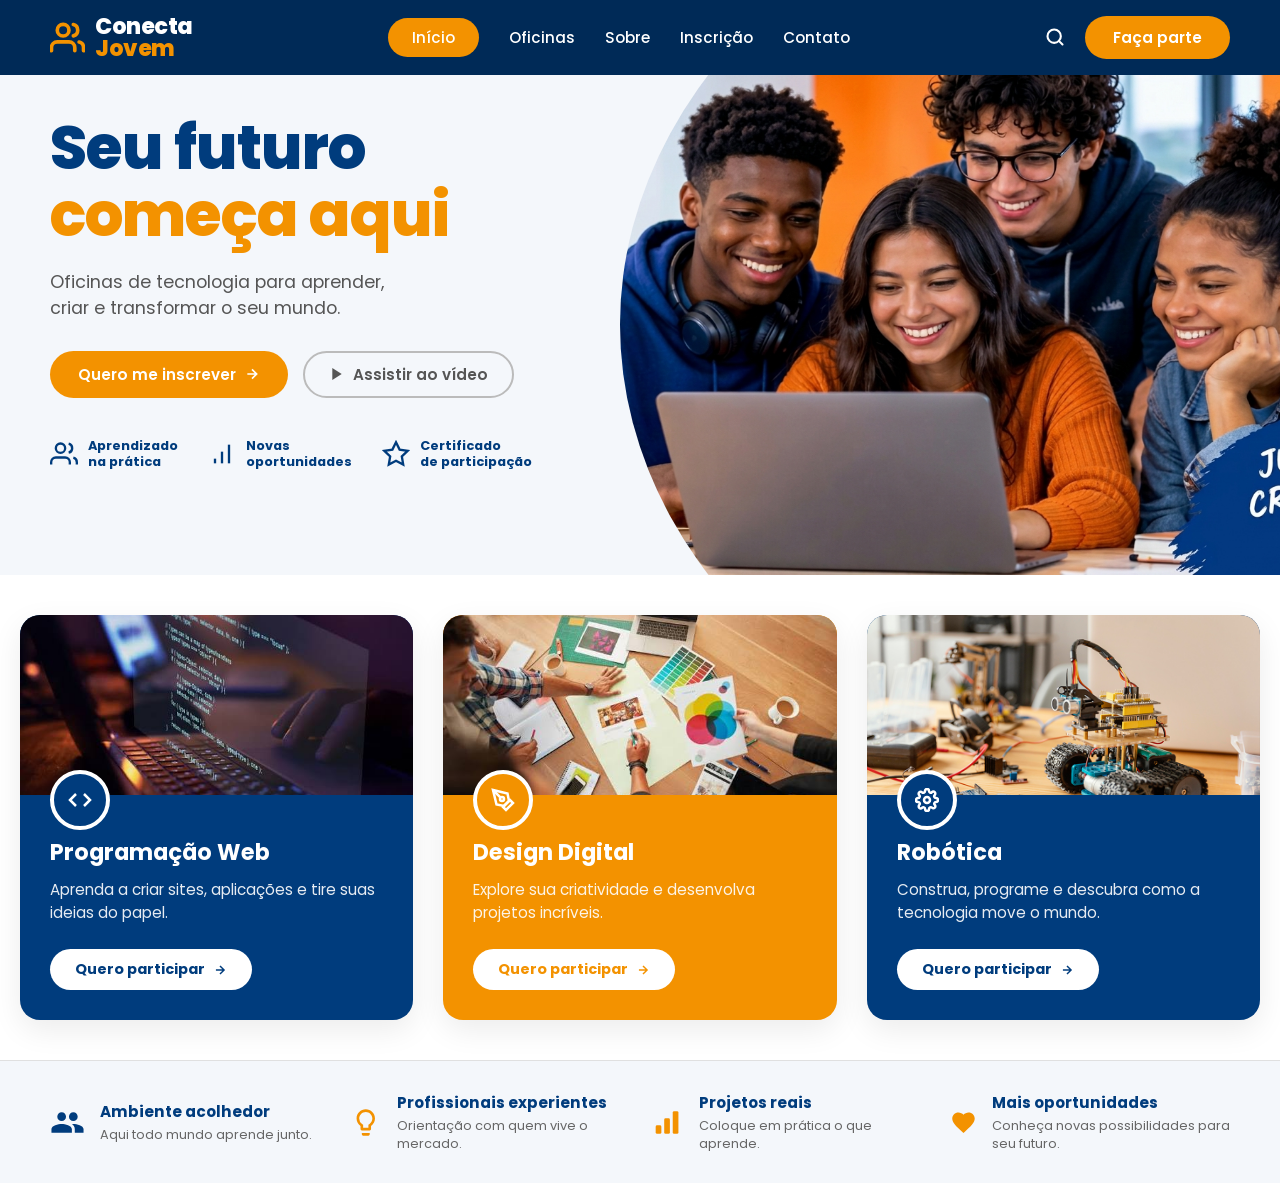
<file: index.html>
<!DOCTYPE html>
<html lang="pt-BR">
<head>
    <meta charset="UTF-8">
    <meta name="viewport" content="width=device-width, initial-scale=1.0">
    <title>Conecta Jovem | Início</title>
    <link href="https://fonts.googleapis.com/css2?family=Poppins:wght@400;500;600;700;800&display=swap" rel="stylesheet">
    <link rel="stylesheet" href="css/estilo.css">
</head>
<body>

    <!-- CABEÇALHO -->
    <header class="topo">
        <div class="logo">
            <svg viewBox="0 0 24 24" width="35" height="35" stroke="#f39200" stroke-width="2.5" fill="none" stroke-linecap="round" stroke-linejoin="round">
                <path d="M17 21v-2a4 4 0 0 0-4-4H5a4 4 0 0 0-4 4v2"></path>
                <circle cx="9" cy="7" r="4"></circle>
                <path d="M23 21v-2a4 4 0 0 0-3-3.87"></path>
                <path d="M16 3.13a4 4 0 0 1 0 7.75"></path>
            </svg>
            <div class="logo-texto">
                <span class="branco">Conecta</span>
                <span class="laranja">Jovem</span>
            </div>
        </div>
        
        <nav class="menu">
            <a href="#" class="ativo">Início</a>
            <a href="#oficinas">Oficinas</a>
            <a href="#sobre">Sobre</a>
            <a href="#inscricao">Inscrição</a>
            <a href="#contato">Contato</a>
        </nav>

        <div class="acoes-topo">
            <svg class="icone-busca" viewBox="0 0 24 24" width="20" height="20" stroke="white" stroke-width="2.5" fill="none" stroke-linecap="round" stroke-linejoin="round">
                <circle cx="11" cy="11" r="8"></circle>
                <line x1="21" y1="21" x2="16.65" y2="16.65"></line>
            </svg>
            <a href="#inscricao" class="btn-laranja">Faça parte</a>
        </div>
    </header>

    <!-- SEÇÃO HERO -->
    <section class="hero">
        <div class="hero-texto">
            <h1>Seu futuro <br><span class="laranja">começa aqui</span></h1>
            <p>Oficinas de tecnologia para aprender,<br>criar e transformar o seu mundo.</p>
            
            <div class="hero-botoes">
                <a href="#inscricao" class="btn-laranja">Quero me inscrever <svg width="16" height="16" viewBox="0 0 24 24" fill="none" stroke="currentColor" stroke-width="2.5"><path d="M5 12h14M12 5l7 7-7 7"/></svg></a>
                <!-- BOTÃO DO MODAL (ID: abrir-video) -->
                <a href="#" id="abrir-video" class="btn-transparente"><svg width="16" height="16" viewBox="0 0 24 24" fill="currentColor"><polygon points="5 3 19 12 5 21 5 3"></polygon></svg> Assistir ao vídeo</a>
            </div>

            <div class="hero-detalhes">
                <span>
                    <svg width="28" height="28" viewBox="0 0 24 24" fill="none" stroke="#003c7d" stroke-width="2"><path d="M17 21v-2a4 4 0 0 0-4-4H5a4 4 0 0 0-4 4v2"/><circle cx="9" cy="7" r="4"/><path d="M23 21v-2a4 4 0 0 0-3-3.87"/><path d="M16 3.13a4 4 0 0 1 0 7.75"/></svg>
                    Aprendizado <br>na prática
                </span>
                <span>
                    <svg width="28" height="28" viewBox="0 0 24 24" fill="none" stroke="#003c7d" stroke-width="2"><line x1="12" y1="20" x2="12" y2="10"/><line x1="18" y1="20" x2="18" y2="4"/><line x1="6" y1="20" x2="6" y2="16"/></svg>
                    Novas <br>oportunidades
                </span>
                <span>
                    <svg width="28" height="28" viewBox="0 0 24 24" fill="none" stroke="#003c7d" stroke-width="2"><polygon points="12 2 15.09 8.26 22 9.27 17 14.14 18.18 21.02 12 17.77 5.82 21.02 7 14.14 2 9.27 8.91 8.26 12 2"></polygon></svg>
                    Certificado <br>de participação
                </span>
            </div>
        </div>

        <div class="hero-imagem">
            <img src="img/fundo1.jpg" alt="Jovens sorrindo com um notebook">
        </div>
    </section>

    <!-- SEÇÃO DE CARDS -->
    <section id="oficinas" class="secao-oficinas">
        <div class="cards-container">
            
            <article class="card card-azul">
                <div class="card-img">
                    <img src="img/fundo2.jpg" alt="Programação">
                </div>
                <div class="icone-circulo">
                    <svg width="24" height="24" viewBox="0 0 24 24" fill="none" stroke="white" stroke-width="2.5"><polyline points="16 18 22 12 16 6"/><polyline points="8 6 2 12 8 18"/></svg>
                </div>
                <div class="card-info">
                    <h3>Programação Web</h3>
                    <p>Aprenda a criar sites, aplicações e tire suas ideias do papel.</p>
                    <a href="#inscricao" class="btn-card">Quero participar <svg width="14" height="14" viewBox="0 0 24 24" fill="none" stroke="currentColor" stroke-width="2.5"><path d="M5 12h14M12 5l7 7-7 7"/></svg></a>
                </div>
            </article>

            <article class="card card-laranja">
                <div class="card-img">
                    <img src="img/fundo3.jpg" alt="Design Digital">
                </div>
                <div class="icone-circulo">
                    <svg width="24" height="24" viewBox="0 0 24 24" fill="none" stroke="white" stroke-width="2.5"><path d="M12 19l7-7 3 3-7 7-3-3z"/><path d="M18 13l-1.5-7.5L2 2l3.5 14.5L13 18l5-5z"/><path d="M2 2l7.586 7.586"/><circle cx="11" cy="11" r="2"/></svg>
                </div>
                <div class="card-info">
                    <h3>Design Digital</h3>
                    <p>Explore sua criatividade e desenvolva projetos incríveis.</p>
                    <a href="#inscricao" class="btn-card">Quero participar <svg width="14" height="14" viewBox="0 0 24 24" fill="none" stroke="currentColor" stroke-width="2.5"><path d="M5 12h14M12 5l7 7-7 7"/></svg></a>
                </div>
            </article>

            <article class="card card-azul">
                <div class="card-img">
                    <img src="img/fundo4.JPG" alt="Robótica">
                </div>
                <div class="icone-circulo">
                    <svg width="24" height="24" viewBox="0 0 24 24" fill="none" stroke="white" stroke-width="2.5"><circle cx="12" cy="12" r="3"/><path d="M19.4 15a1.65 1.65 0 0 0 .33 1.82l.06.06a2 2 0 0 1 0 2.83 2 2 0 0 1-2.83 0l-.06-.06a1.65 1.65 0 0 0-1.82-.33 1.65 1.65 0 0 0-1 1.51V21a2 2 0 0 1-2 2 2 2 0 0 1-2-2v-.09A1.65 1.65 0 0 0 9 19.4a1.65 1.65 0 0 0-1.82.33l-.06.06a2 2 0 0 1-2.83 0 2 2 0 0 1 0-2.83l.06-.06a1.65 1.65 0 0 0 .33-1.82 1.65 1.65 0 0 0-1.51-1H3a2 2 0 0 1-2-2 2 2 0 0 1 2-2h.09A1.65 1.65 0 0 0 4.6 9a1.65 1.65 0 0 0-.33-1.82l-.06-.06a2 2 0 0 1 0-2.83 2 2 0 0 1 2.83 0l.06.06a1.65 1.65 0 0 0 1.82.33H9a1.65 1.65 0 0 0 1-1.51V3a2 2 0 0 1 2-2 2 2 0 0 1 2 2v.09a1.65 1.65 0 0 0 1 1.51 1.65 1.65 0 0 0 1.82-.33l.06-.06a2 2 0 0 1 2.83 0 2 2 0 0 1 0 2.83l-.06.06a1.65 1.65 0 0 0-.33 1.82V9a1.65 1.65 0 0 0 1.51 1H21a2 2 0 0 1 2 2 2 2 0 0 1-2 2h-.09a1.65 1.65 0 0 0-1.51 1z"/></svg>
                </div>
                <div class="card-info">
                    <h3>Robótica</h3>
                    <p>Construa, programe e descubra como a tecnologia move o mundo.</p>
                    <a href="#inscricao" class="btn-card">Quero participar <svg width="14" height="14" viewBox="0 0 24 24" fill="none" stroke="currentColor" stroke-width="2.5"><path d="M5 12h14M12 5l7 7-7 7"/></svg></a>
                </div>
            </article>

        </div>
    </section>

    <!-- RODAPÉ -->
    <footer class="rodape-vantagens">
        <div class="vantagem">
            <svg width="35" height="35" viewBox="0 0 24 24" fill="#003c7d"><path d="M16 11c1.66 0 2.99-1.34 2.99-3S17.66 5 16 5c-1.66 0-3 1.34-3 3s1.34 3 3 3zm-8 0c1.66 0 2.99-1.34 2.99-3S9.66 5 8 5C6.34 5 5 6.34 5 8s1.34 3 3 3zm0 2c-2.33 0-7 1.17-7 3.5V19h14v-2.5c0-2.33-4.67-3.5-7-3.5zm8 0c-.29 0-.62.02-.97.05 1.16.84 1.97 1.97 1.97 3.45V19h6v-2.5c0-2.33-4.67-3.5-7-3.5z"/></svg>
            <div>
                <strong>Ambiente acolhedor</strong>
                <p>Aqui todo mundo aprende junto.</p>
            </div>
        </div>
        <div class="vantagem">
            <svg width="35" height="35" viewBox="0 0 24 24" fill="#f39200"><path d="M9 21c0 .55.45 1 1 1h4c.55 0 1-.45 1-1v-1H9v1zm3-19C8.14 2 5 5.14 5 9c0 2.38 1.19 4.47 3 5.74V17c0 .55.45 1 1 1h6c.55 0 1-.45 1-1v-2.26c1.81-1.27 3-3.36 3-5.74 0-3.86-3.14-7-7-7zm2.85 11.1l-.85.6V16h-4v-2.3l-.85-.6A4.997 4.997 0 017 9c0-2.76 2.24-5 5-5s5 2.24 5 5c0 1.63-.8 3.16-2.15 4.1z"/></svg>
            <div>
                <strong>Profissionais experientes</strong>
                <p>Orientação com quem vive o mercado.</p>
            </div>
        </div>
        <div class="vantagem">
            <svg width="35" height="35" viewBox="0 0 24 24" fill="#f39200"><rect x="4" y="14" width="4" height="6" rx="1"/><rect x="10" y="9" width="4" height="11" rx="1"/><rect x="16" y="4" width="4" height="16" rx="1"/></svg>
            <div>
                <strong>Projetos reais</strong>
                <p>Coloque em prática o que aprende.</p>
            </div>
        </div>
        <div class="vantagem">
            <svg width="35" height="35" viewBox="0 0 24 24" fill="#f39200"><path d="M12 21.35l-1.45-1.32C5.4 15.36 2 12.28 2 8.5 2 5.42 4.42 3 7.5 3c1.74 0 3.41.81 4.5 2.09C13.09 3.81 14.76 3 16.5 3 19.58 3 22 5.42 22 8.5c0 3.78-3.4 6.86-8.55 11.54L12 21.35z"/></svg>
            <div>
                <strong>Mais oportunidades</strong>
                <p>Conheça novas possibilidades para seu futuro.</p>
            </div>
        </div>
    </footer>

    <!-- ========================================= -->
    <!-- MODAL DE VÍDEO (AQUI ESTÁ A JANELA)       -->
    <!-- ========================================= -->
    <div id="modal-video" class="modal">
        <div class="modal-conteudo">
            <button id="fechar-video" class="btn-fechar" aria-label="Fechar vídeo">&times;</button>
            <div class="video-container">
                <iframe id="video-youtube" src="" title="YouTube video player" frameborder="0" allow="accelerometer; autoplay; clipboard-write; encrypted-media; gyroscope; picture-in-picture" allowfullscreen></iframe>
            </div>
        </div>
    </div>

    <!-- SCRIPT -->
    <script src="js/script.js"></script>
</body>
</html>
</file>
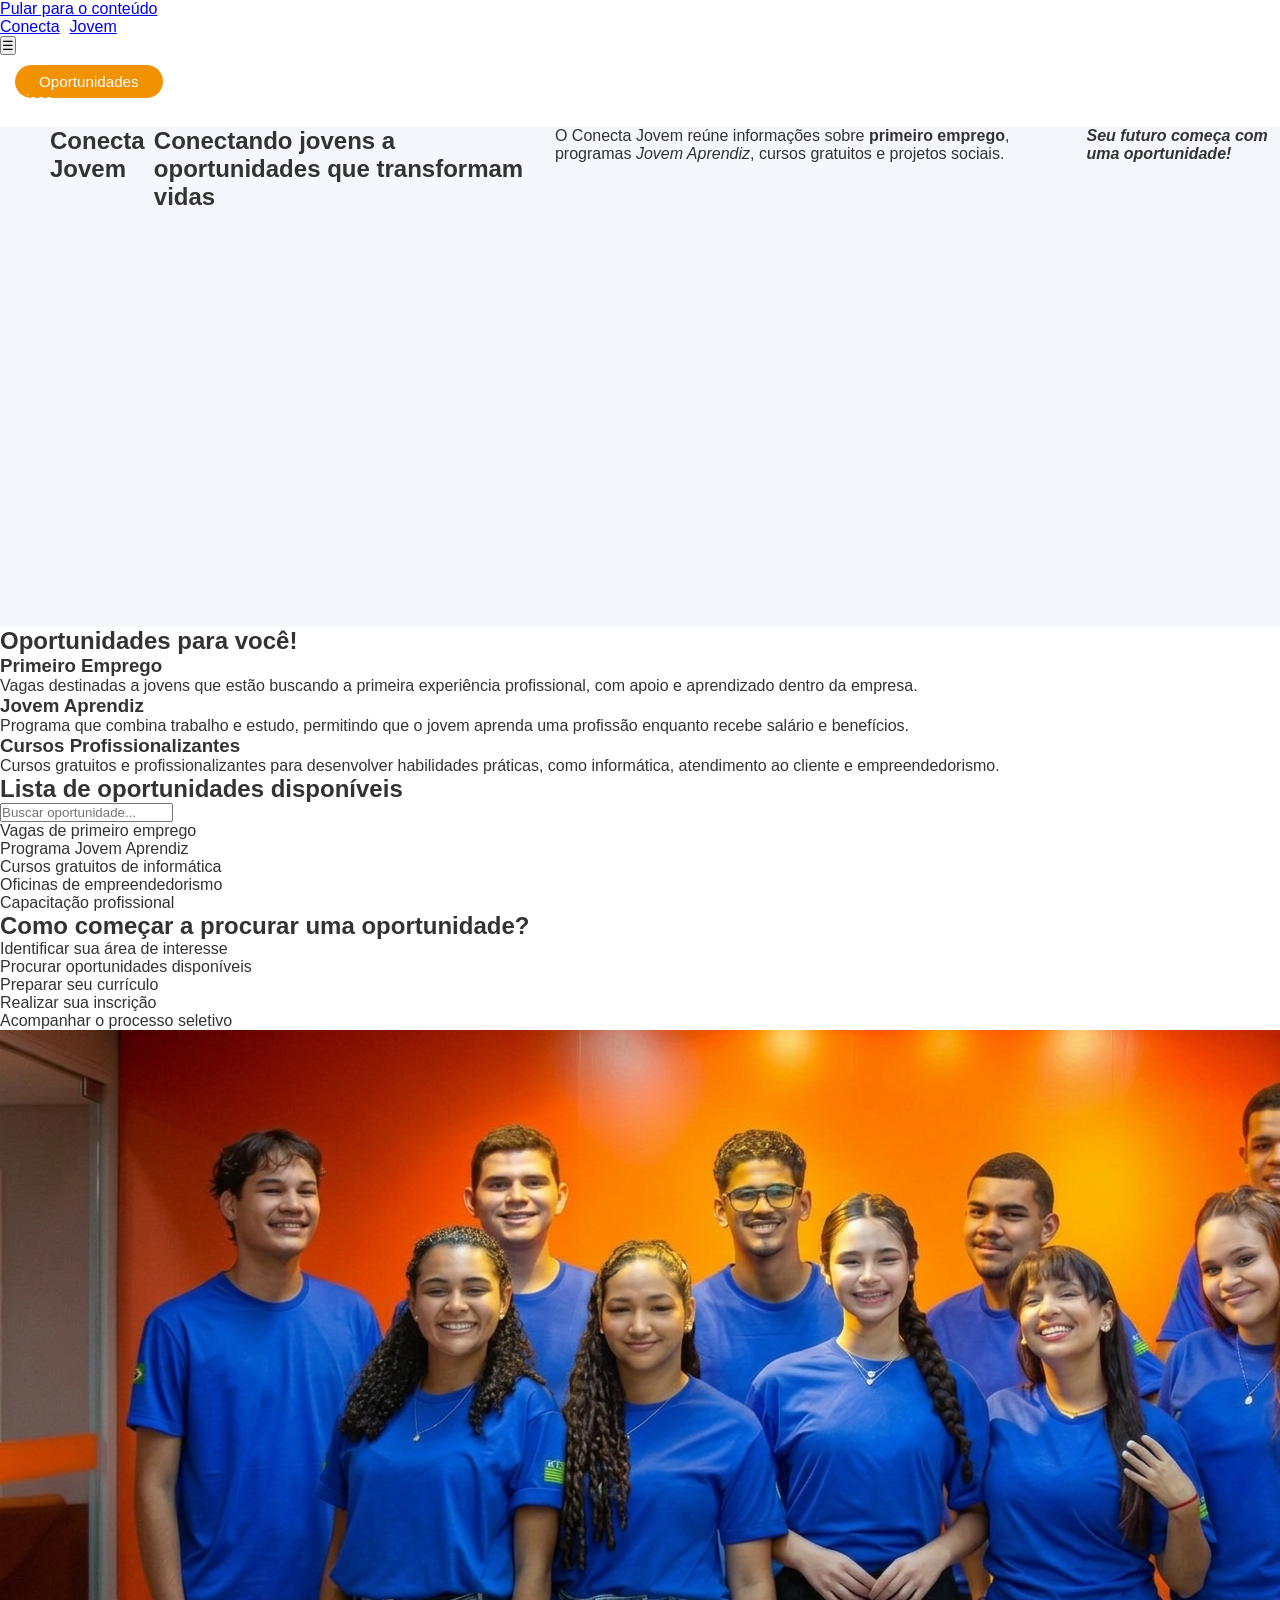
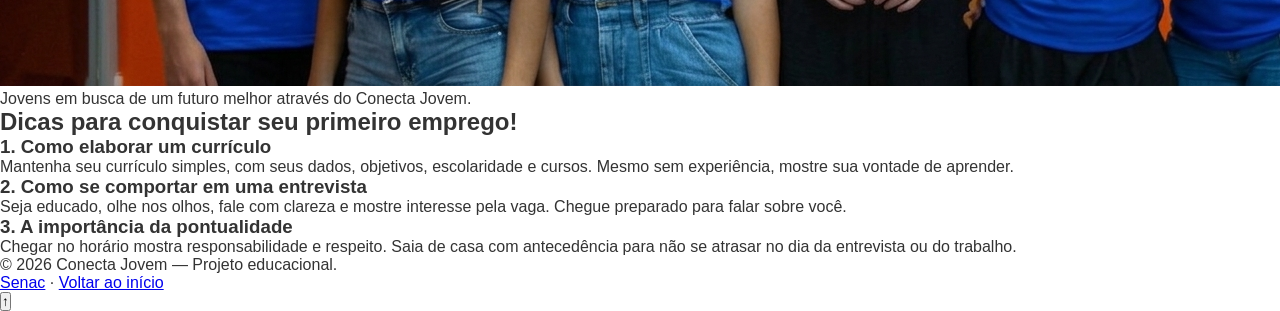
<file: oportunidades.html>
<!DOCTYPE html>
<!--
  =====================================================================
  ARQUIVO: oportunidades.html
  PROJETO: Conecta Jovem
  FUNÇÃO: Página que lista as oportunidades (primeiro emprego, jovem
          aprendiz, cursos), mostra o passo a passo para conseguir
          uma vaga e apresenta dicas para o primeiro emprego.
  =====================================================================
-->

<html lang="pt-BR">
<head>
    <!-- Metadados: codificação, viewport, descrição e título da aba -->
    <meta charset="UTF-8">
    <meta name="viewport" content="width=device-width, initial-scale=1.0">
    <meta name="description" content="Oportunidades de primeiro emprego, Jovem Aprendiz, cursos gratuitos e dicas para conquistar sua primeira vaga.">

    <!-- Título com letra maiúscula no nome da página (requisito do professor) -->
    <title>Conecta Jovem | Oportunidades</title>

    <!-- Folha de estilos compartilhada com a página inicial -->
    <link rel="stylesheet" href="css/estilo.css">
</head>

<body>

    <!-- Atalho de acessibilidade (mesma lógica do index.html) -->
    <a href="#conteudo" class="pular-link">Pular para o conteúdo</a>


    <!-- ============================================================
         CABEÇALHO — idêntico ao do index.html para manter
         a navegação consistente entre as páginas.
         ============================================================ -->
    <header class="cabecalho">
        <a href="index.html" class="logo" aria-label="Conecta Jovem - Página inicial">
            Conecta <span>Jovem</span>
        </a>

        <button
            class="menu-toggle"
            aria-label="Abrir menu"
            aria-expanded="false"
            aria-controls="menu">
            ☰
        </button>

        <nav class="menu" id="menu" aria-label="Menu principal">
            <ul>
                <li><a href="index.html">Início</a></li>
                <!-- Página atual marcada com "ativo" -->
                <li><a href="oportunidades.html" class="ativo">Oportunidades</a></li>
                <li><a href="index.html#dicas">Dicas</a></li>
                <li><a href="index.html#contato">Contato</a></li>
            </ul>
        </nav>
    </header>


    <!-- ============================================================
         CONTEÚDO PRINCIPAL
         ============================================================ -->
    <main id="conteudo">

        <!-- ---------- APRESENTAÇÃO ---------- -->
        <section class="hero">
            <h1>Conecta Jovem</h1>
            <h2>Conectando jovens a oportunidades que transformam vidas</h2>
            <p>
                O Conecta Jovem reúne informações sobre <strong>primeiro emprego</strong>,
                programas <em>Jovem Aprendiz</em>, cursos gratuitos e projetos sociais.
            </p>
            <p><strong><em>Seu futuro começa com uma oportunidade!</em></strong></p>
        </section>


        <!-- ---------- SEÇÃO: CATEGORIAS DE OPORTUNIDADES ----------
             Cada categoria é explicada com <h3> + <p>. -->
        <section>
            <h2>Oportunidades para você!</h2>

            <h3>Primeiro Emprego</h3>
            <p>
                Vagas destinadas a jovens que estão buscando a primeira experiência profissional,
                com apoio e aprendizado dentro da empresa.
            </p>

            <h3>Jovem Aprendiz</h3>
            <p>
                Programa que combina trabalho e estudo, permitindo que o jovem aprenda uma profissão
                enquanto recebe salário e benefícios.
            </p>

            <h3>Cursos Profissionalizantes</h3>
            <p>
                Cursos gratuitos e profissionalizantes para desenvolver habilidades práticas,
                como informática, atendimento ao cliente e empreendedorismo.
            </p>
        </section>


        <!-- ---------- SEÇÃO: LISTAS ----------
             Aqui usamos as duas listas pedidas pelo professor:
             <ul> (não ordenada) e <ol> (ordenada / passo a passo). -->
        <section>
            <h2>Lista de oportunidades disponíveis</h2>

            <!--
              Campo de busca (opcional): filtra os itens da lista
              em tempo real usando JavaScript (ver script.js).
            -->
            <input
                type="search"
                id="busca"
                placeholder="Buscar oportunidade..."
                aria-label="Buscar oportunidade">

            <!-- Lista NÃO ordenada: itens não têm ordem/prioridade -->
            <ul id="lista-oportunidades">
                <li>Vagas de primeiro emprego</li>
                <li>Programa Jovem Aprendiz</li>
                <li>Cursos gratuitos de informática</li>
                <li>Oficinas de empreendedorismo</li>
                <li>Capacitação profissional</li>
            </ul>

            <h2>Como começar a procurar uma oportunidade?</h2>

            <!-- Lista ORDENADA: a ordem das etapas importa -->
            <ol>
                <li>Identificar sua área de interesse</li>
                <li>Procurar oportunidades disponíveis</li>
                <li>Preparar seu currículo</li>
                <li>Realizar sua inscrição</li>
                <li>Acompanhar o processo seletivo</li>
            </ol>
        </section>


        <!-- ---------- IMAGEM ILUSTRATIVA ----------
             <figure> agrupa imagem + legenda semânticas.
             O caminho "img/oportunidades.jpg" indica que a imagem
             está guardada dentro da pasta img do projeto. -->
        <figure class="imagem-destaque">
            <img src="img/oportunidades.jpg" alt="Jovens estudando e buscando oportunidades de emprego e cursos">
            <figcaption>Jovens em busca de um futuro melhor através do Conecta Jovem.</figcaption>
        </figure>


        <!-- ---------- DESAFIO COMPLEMENTAR: DICAS ----------
             Três dicas pedidas pelo professor, cada uma com
             seu próprio <h3> e <p>. -->
        <section>
            <h2>Dicas para conquistar seu primeiro emprego!</h2>

            <h3>1. Como elaborar um currículo</h3>
            <p>
                Mantenha seu currículo simples, com seus dados, objetivos, escolaridade e cursos.
                Mesmo sem experiência, mostre sua vontade de aprender.
            </p>

            <h3>2. Como se comportar em uma entrevista</h3>
            <p>
                Seja educado, olhe nos olhos, fale com clareza e mostre interesse pela vaga.
                Chegue preparado para falar sobre você.
            </p>

            <h3>3. A importância da pontualidade</h3>
            <p>
                Chegar no horário mostra responsabilidade e respeito. Saia de casa com antecedência
                para não se atrasar no dia da entrevista ou do trabalho.
            </p>
        </section>

    </main>


    <!-- ---------- RODAPÉ ---------- -->
    <footer class="rodape">
        <p>© <span id="ano"></span> Conecta Jovem — Projeto educacional.</p>
        <p>
            <a href="https://www.senac.br" target="_blank" rel="noopener">Senac</a> ·
            <a href="index.html">Voltar ao início</a>
        </p>
    </footer>


    <!-- Botão flutuante "voltar ao topo" (controlado por JS) -->
    <button id="voltar-topo" class="voltar-topo" aria-label="Voltar ao topo">↑</button>


    <!-- Script principal (menu, ano, scroll, validação, busca) -->
    <script src="js/script.js"></script>

</body>
</html>
</file>
<file: css/estilo.css>
* {
    margin: 0;
    padding: 0;
    box-sizing: border-box;
    font-family: 'Poppins', sans-serif;
}

body {
    background-color: #ffffff;
    color: #333;
    overflow-x: hidden;
}

:root {
    --azul: #003c7d;
    --azul-escuro: #002a57;
    --laranja: #f39200;
    --laranja-hover: #d97e00;
}

.branco { color: #ffffff; }
.laranja { color: var(--laranja); }

/* CABEÇALHO */
.topo {
    background-color: var(--azul-escuro);
    display: flex;
    justify-content: space-between;
    align-items: center;
    padding: 15px 50px;
}

.logo { display: flex; align-items: center; gap: 10px; }
.logo-texto { font-size: 1.4rem; font-weight: 800; line-height: 1; letter-spacing: -0.5px; }
.logo-texto span { display: block; }

.menu { display: flex; align-items: center; }
.menu a {
    color: white;
    text-decoration: none;
    margin: 0 15px;
    font-size: 0.95rem;
    font-weight: 500;
    transition: 0.3s;
}
.menu a.ativo {
    background-color: var(--laranja);
    padding: 8px 24px;
    border-radius: 30px;
}

.acoes-topo { display: flex; align-items: center; gap: 20px; }

.btn-laranja {
    background-color: var(--laranja);
    color: white;
    padding: 10px 28px;
    text-decoration: none;
    border-radius: 30px;
    font-weight: 600;
    font-size: 0.95rem;
    display: flex;
    align-items: center;
    gap: 8px;
    transition: 0.3s;
    border: none;
    cursor: pointer;
}
.btn-laranja:hover { background-color: var(--laranja-hover); }

/* SEÇÃO HERO */
.hero {
    display: flex;
    align-items: stretch;
    background-color: #f4f7fb;
    padding-left: 50px;
    min-height: 500px;
    overflow: hidden;
}

.hero-texto { flex: 1; padding: 40px 20px 40px 0; }
.hero-texto h1 {
    font-size: 3.8rem;
    color: var(--azul);
    line-height: 1.1;
    margin-bottom: 20px;
    font-weight: 800;
    letter-spacing: -1px;
}
.hero-texto p {
    font-size: 1.1rem;
    color: #555;
    margin-bottom: 30px;
    font-weight: 400;
}

.hero-botoes { display: flex; gap: 15px; margin-bottom: 40px; }
.btn-transparente {
    border: 2px solid #bbb;
    color: #555;
    padding: 10px 24px;
    text-decoration: none;
    border-radius: 30px;
    font-weight: 600;
    font-size: 0.95rem;
    display: flex;
    align-items: center;
    gap: 8px;
    transition: 0.3s;
    cursor: pointer;
}
.btn-transparente:hover { border-color: var(--azul); color: var(--azul); }

.hero-detalhes { display: flex; gap: 30px; }
.hero-detalhes span {
    display: flex;
    align-items: center;
    gap: 10px;
    font-size: 0.8rem;
    color: var(--azul);
    font-weight: 700;
    line-height: 1.3;
}

.hero-imagem {
    flex: 1.2;
    position: relative;
    height: auto;
}

.hero-imagem img {
    width: 100%;
    height: 100%;
    object-fit: cover;
    object-position: center top; 
    clip-path: ellipse(100% 100% at 100% 50%); 
}

/* CARDS DE OFICINAS */
.secao-oficinas {
    max-width: 1300px;
    margin: 40px auto;
    padding: 0 20px;
}

.cards-container {
    display: grid;
    grid-template-columns: repeat(auto-fit, minmax(350px, 1fr));
    gap: 30px;
}

.card {
    border-radius: 20px;
    overflow: hidden;
    box-shadow: 0 10px 30px rgba(0,0,0,0.08);
    position: relative;
    display: flex;
    flex-direction: column;
}

.card-azul { background-color: #003c7d !important; }
.card-laranja { background-color: #f39200 !important; }

.card-img { height: 180px; width: 100%; }
.card-img img { width: 100%; height: 100%; object-fit: cover; }

.icone-circulo {
    position: absolute;
    top: 155px;
    left: 30px;
    width: 60px;
    height: 60px;
    border-radius: 50%;
    display: flex;
    align-items: center;
    justify-content: center;
    border: 4px solid white;
}
.card-azul .icone-circulo { background-color: #003c7d !important; }
.card-laranja .icone-circulo { background-color: #f39200 !important; }

.card-info { padding: 40px 30px 30px 30px; color: white; }
.card-info h3 { font-size: 1.4rem; margin-bottom: 10px; font-weight: 700; }
.card-info p { font-size: 0.95rem; margin-bottom: 25px; opacity: 0.9; line-height: 1.5; }

.btn-card {
    display: inline-flex;
    align-items: center;
    gap: 8px;
    background: white;
    padding: 10px 25px;
    border-radius: 30px;
    text-decoration: none;
    font-weight: 700;
    font-size: 0.9rem;
    transition: 0.3s;
    width: fit-content;
}
.card-azul .btn-card { color: #003c7d; }
.card-laranja .btn-card { color: #f39200; }
.btn-card:hover { transform: scale(1.05); }

/* RODAPÉ DE VANTAGENS */
.rodape-vantagens {
    display: grid;
    grid-template-columns: repeat(4, 1fr);
    gap: 20px;
    background: #f4f7fb;
    padding: 30px 50px;
    border-top: 1px solid #e0e0e0;
}

.vantagem { display: flex; align-items: center; gap: 15px; }
.vantagem strong { color: var(--azul); display: block; font-size: 0.95rem; margin-bottom: 3px; font-weight: 700; }
.vantagem p { font-size: 0.8rem; color: #666; }

/* =========================================
   ESTILOS DO MODAL DE VÍDEO
   ========================================= */
.modal {
    display: none;
    position: fixed;
    top: 0; left: 0; width: 100%; height: 100%;
    background: rgba(0, 0, 0, 0.85);
    z-index: 9999;
    justify-content: center;
    align-items: center;
    opacity: 0;
    transition: opacity 0.3s ease;
}

.modal.ativo {
    display: flex;
    opacity: 1;
}

.modal-conteudo {
    position: relative;
    width: 90%;
    max-width: 900px;
    background: #000;
    border-radius: 12px;
    box-shadow: 0 10px 40px rgba(0,0,0,0.5);
    overflow: hidden;
}

.btn-fechar {
    position: absolute;
    top: -45px; 
    right: 0;
    background: transparent;
    border: none;
    color: white;
    font-size: 2.5rem;
    cursor: pointer;
    transition: 0.3s;
}

.btn-fechar:hover { color: var(--laranja); }

.video-container {
    position: relative;
    padding-bottom: 56.25%; 
    height: 0;
}

.video-container iframe {
    position: absolute;
    top: 0; left: 0;
    width: 100%; height: 100%;
}

/* =========================================
   RESPONSIVIDADE (CELULAR E TABLET)
   ========================================= */
@media (max-width: 900px) {
    .topo { flex-direction: column; padding: 15px; gap: 15px; }
    .menu { flex-wrap: wrap; justify-content: center; gap: 10px; }
    .menu a { margin: 0 5px; font-size: 0.9rem; }
    .acoes-topo { width: 100%; justify-content: center; margin-top: 5px; }

    .hero { flex-direction: column; padding: 30px 20px; text-align: center; }
    .hero-texto { padding: 0 0 30px 0; }
    .hero-texto h1 { font-size: 2.8rem; }
    
    .hero-botoes { flex-direction: column; align-items: center; width: 100%; gap: 15px; }
    .btn-laranja, .btn-transparente { width: 100%; max-width: 300px; justify-content: center; }
    .hero-detalhes { justify-content: center; flex-wrap: wrap; gap: 20px; }

    .hero-imagem { width: 100%; height: 300px; margin-top: 20px; }
    .hero-imagem img { clip-path: none; border-radius: 20px; }

    .rodape-vantagens { grid-template-columns: 1fr 1fr; padding: 20px; }
    .modal-conteudo { width: 95%; }
    .btn-fechar { top: -40px; font-size: 2rem; }
}

@media (max-width: 600px) {
    .menu a { font-size: 0.8rem; padding: 5px; }
    .hero-texto h1 { font-size: 2.2rem; }
    .hero-texto p { font-size: 1rem; }
    .cards-container { grid-template-columns: 1fr; }
    .rodape-vantagens { grid-template-columns: 1fr; }
    .vantagem { justify-content: flex-start; }
}
</file>
